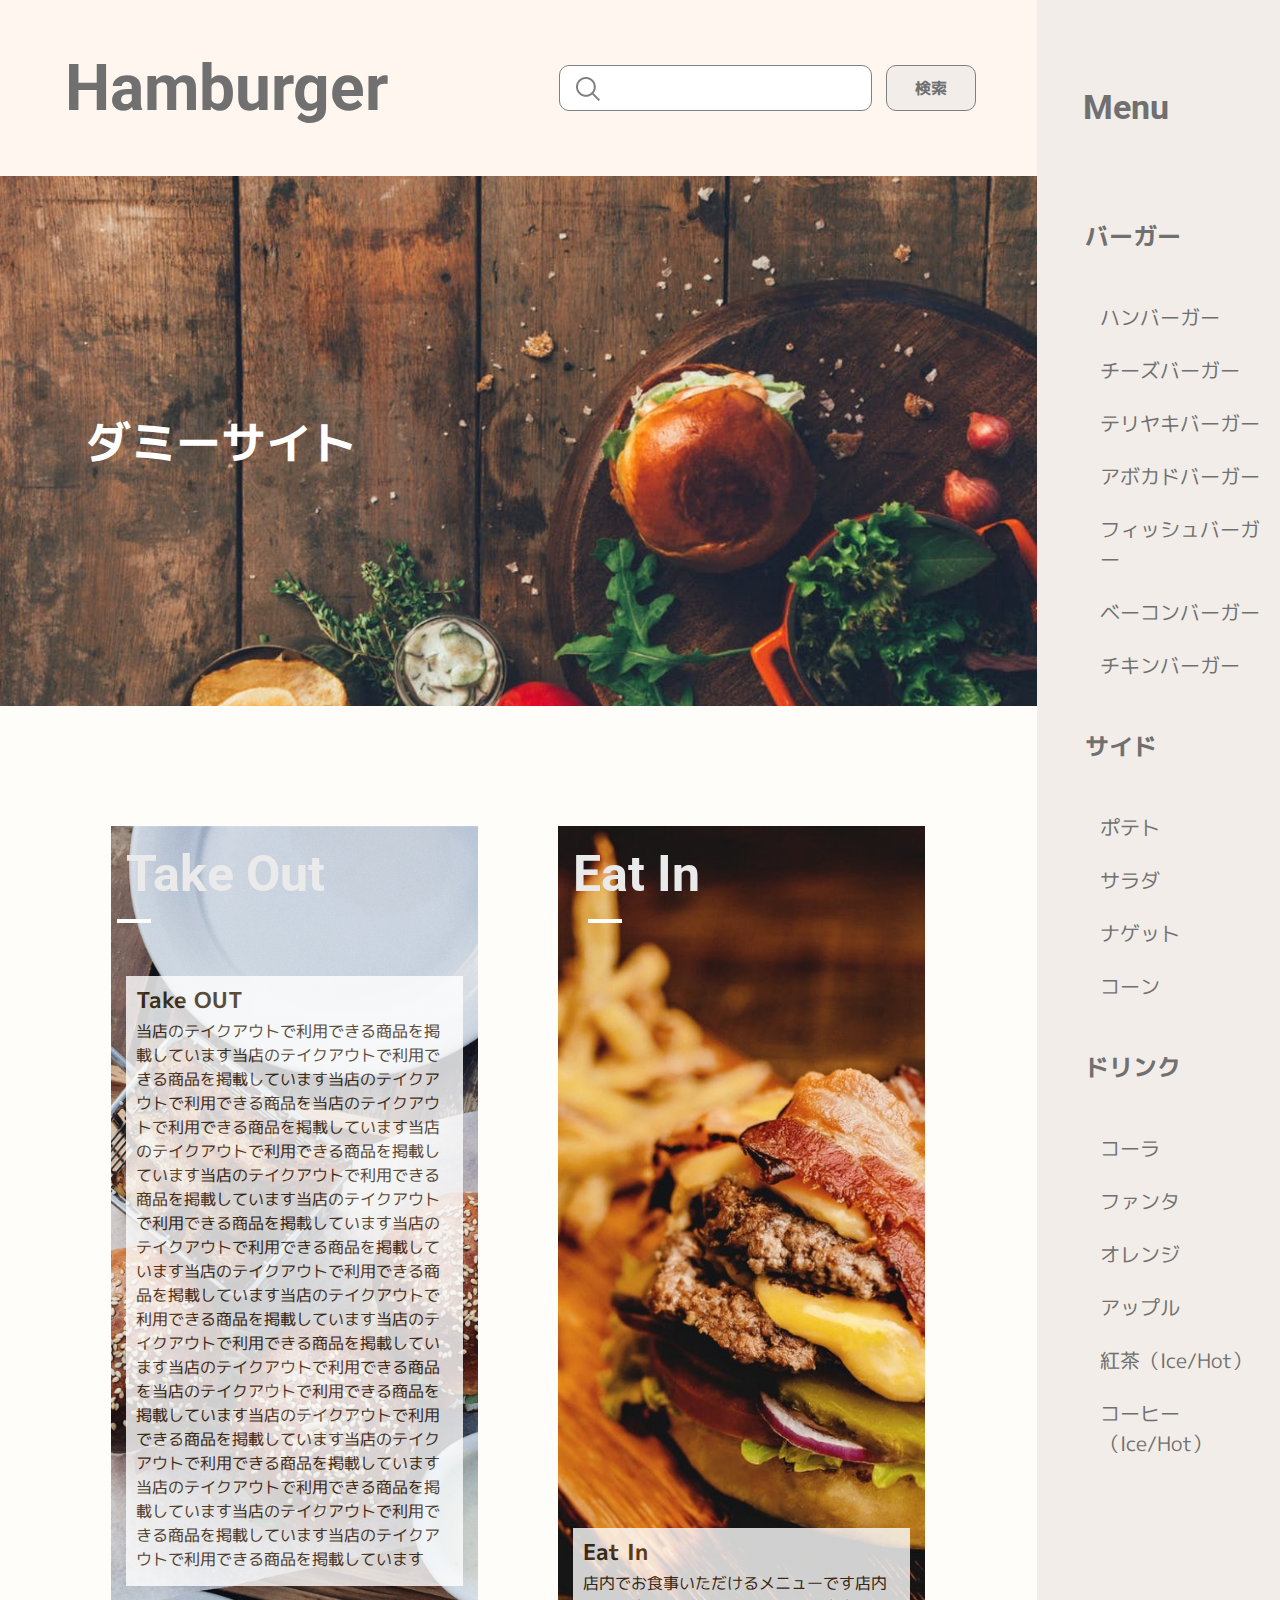
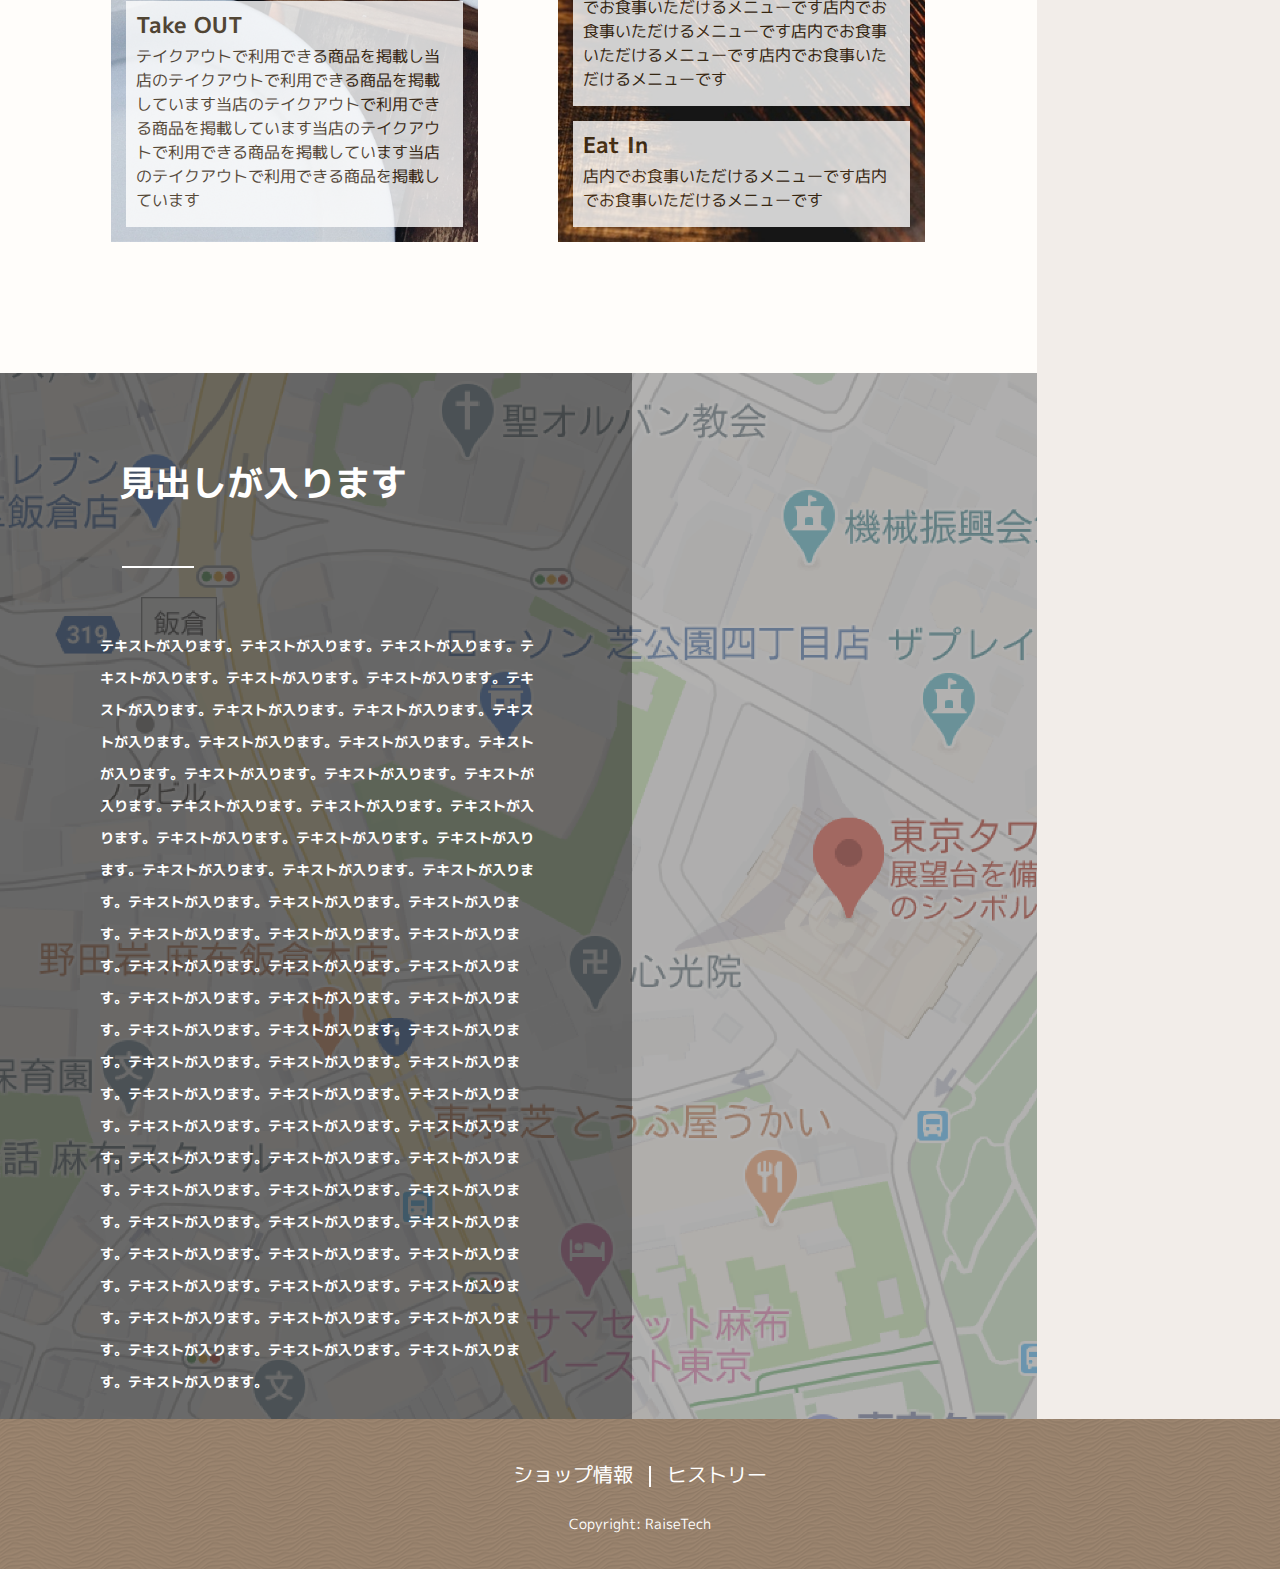
<file: index.html>
<!DOCTYPE html>
<html lang="ja">
<head>
    <meta charset="UTF-8">
    <meta http-equiv="X-UA-Compatible" content="IE=edge">
    <meta name="viewport" content="width=device-width, initial-scale=1.0">
    <link rel="preconnect" href="https://fonts.googleapis.com">
    <link rel="preconnect" href="https://fonts.googleapis.com">
    <link rel="preconnect" href="https://fonts.gstatic.com" crossorigin>
    <script src="./js/jquery-3.6.1.min.js"></script>
    <script src="./js/script.js"></script>
    <link href="https://fonts.googleapis.com/css2?family=Roboto:wght@700&display=swap" rel="stylesheet">
    <link href="https://fonts.googleapis.com/css2?family=M+PLUS+1p:wght@400;700&display=swap" rel="stylesheet">
    <title>Hamburger Site</title>
    <link rel="stylesheet" href="./css/reset.css">
    <link rel="stylesheet" href="./css/style.css">
    <link rel="stylesheet" href="https://cdnjs.cloudflare.com/ajax/libs/font-awesome/6.4.0/css/all.min.css" integrity="sha512-iecdLmaskl7CVkqkXNQ/ZH/XLlvWZOJyj7Yy7tcenmpD1ypASozpmT/E0iPtmFIB46ZmdtAc9eNBvH0H/ZpiBw==" crossorigin="anonymous" referrerpolicy="no-referrer" />
</head>
<body>
    <article class="wrapper u-background--overlay js-toggle">
        <header class="l-header c-background-color--base">
            <div class="l-header__top">
                <h1 class="l-header__top__logo c-font-color--base c-font-family--robot c-font-weight--bold">
                    Hamburger
                </h1>
                <h2 class="l-header__top__menu c-font-weight--bold c-font-family--robot">
                    <button class="c-button--menu js-button is-click">Menu</button> 
                    <!-- ハンバーガーボタン出現時のMenu -->
                </h2>
            </div>
            <div class="p-search--form">
                <form action="#" method="get" class="c-form-search">
                    <label for="#" class="screen-reader-text">検索</label>
                    <input type="search" class="c-form-search__keyword c-img--magnifying-glass" placeholder=" ">
                    <input type="submit" value="検索" class="c-form-search__submit c-font-family--mplus1 c-font-color--base c-font-weight--bold">
                </form>
            </div>
        </header>
        <article class="side-wrapper">
            <aside class="l-sidebar p-sideMenu">
                    <div class="l-sidebar__main p-sideMenu__main js-toggle">
                    <span class="menu-close js-button is-click"><i class="c-img--xmark"></i></span>
                    <h2 class="c-title--sidebar">Menu</h2>
                    <h3 class="c-title--sidebar__menu">バーガー</h3>
                    <ul class="c-text--sidebar">
                        <li>ハンバーガー</li>
                        <li>チーズバーガー</li>
                        <li>テリヤキバーガー</li>
                        <li>アボカドバーガー</li>
                        <li>フィッシュバーガー</li>
                        <li>ベーコンバーガー</li>
                        <li>チキンバーガー</li>
                    </ul>
                    <h3 class="c-title--sidebar__menu">サイド</h3>
                    <ul class="c-text--sidebar">
                        <li>ポテト</li>
                        <li>サラダ</li>
                        <li>ナゲット</li>
                        <li>コーン</li>
                    </ul>
                    <h3 class="c-title--sidebar__menu">ドリンク</h3>
                    <ul class="c-text--sidebar">
                        <li>コーラ</li>
                        <li>ファンタ</li>
                        <li>オレンジ</li>
                        <li>アップル</li>
                        <li>紅茶（Ice/Hot）</li>
                        <li>コーヒー（Ice/Hot）</li>
                    </ul>
                </div>
            </aside>
        </article>
        <main class="l-main">
            <article class="p-visual">
                <div class="p-visual--main">
                    <h2 class="c-title--main c-font-color--white c-font-family--mplus1 c-font-weight--bold">ダミーサイト</h2>
                </div>
            <ul class="p-visual--sub">
                <li>
                    <div class="p-visual--sub--takeOut">
                        <h2 class="c-title--sub c-font-color--ea c-font-family--robot c-font-weight--bold c-title--underline">Take Out</h2>
                        <div class="sub-section">
                            <dl class="p-visual--sub--sentence c-background-color--white">
                                <dt class="c-title--sentence c-font-color--3c c-font-family--mplus1 c-font-weight--bold">Take OUT</dt>
                                <dd class="c-text--sub c-font-weight--normal c-font-color--3c c-font-family--mplus1">
                                当店のテイクアウトで利用できる商品を掲載しています当店のテイクアウトで利用できる商品を掲載しています当店のテイクアウトで利用できる商品を当店のテイクアウトで利用できる商品を掲載しています当店のテイクアウトで利用できる商品を掲載しています当店のテイクアウトで利用できる商品を掲載しています当店のテイクアウトで利用できる商品を掲載しています当店のテイクアウトで利用できる商品を掲載しています当店のテイクアウトで利用できる商品を掲載しています当店のテイクアウトで利用できる商品を掲載しています当店のテイクアウトで利用できる商品を掲載しています当店のテイクアウトで利用できる商品を当店のテイクアウトで利用できる商品を掲載しています当店のテイクアウトで利用できる商品を掲載しています当店のテイクアウトで利用できる商品を掲載しています当店のテイクアウトで利用できる商品を掲載しています当店のテイクアウトで利用できる商品を掲載しています当店のテイクアウトで利用できる商品を掲載しています
                                </dd>
                            </dl>
                            <dl class="p-visual--sub--sentence c-background-color--white">
                                <dt class="c-title--sentence c-font-color--3c c-font-family--mplus1 c-font-weight--bold">Take OUT</dt>
                                <dd class="c-text--sub c-font-weight--normal c-font-color--3c c-font-family--mplus1">
                                テイクアウトで利用できる商品を掲載し当店のテイクアウトで利用できる商品を掲載しています当店のテイクアウトで利用できる商品を掲載しています当店のテイクアウトで利用できる商品を掲載しています当店のテイクアウトで利用できる商品を掲載しています
                                </dd>
                            </dl>
                        </div>
                    </div>
                </li>
                <li>
                    <div class="p-visual--sub--eatIn">
                        <h2 class="c-title--sub c-font-color--ea c-font-family--robot c-font-weight--bold c-title--underline">Eat In</h2>
                        <div class="sub-section">
                            <dl class="p-visual--sub--sentence c-background-color--white">
                                <dt class="c-title--sentence c-font-color--3c c-font-family--mplus1 c-font-weight--bold">Eat In</dt>
                                <dd class="c-text--sub c-font-weight--normal c-font-color--3c c-font-family--mplus1">
                                    店内でお食事いただけるメニューです店内でお食事いただけるメニューです店内でお食事いただけるメニューです店内でお食事いただけるメニューです店内でお食事いただけるメニューです
                                </dd>
                            </dl>
                            <dl class="p-visual--sub--sentence c-background-color--white">
                                <dt class="c-title--sentence c-font-color--3c c-font-family--mplus1 c-font-weight--bold">Eat In</dt>
                                <dd class="c-text--sub c-font-weight--normal c-font-color--3c c-font-family--mplus1">
                                    店内でお食事いただけるメニューです店内でお食事いただけるメニューです</dd>
                            </dl>
                        </div>
                    </div>
                </li>
            </ul>
            </article>
            <section class="p-access">
                <div class="p-access--map c-background--map c-background--overlay">
                    <h2 class="c-title--access c-font-family--mplus1 c-font-weight--bold c-title--underline">見出しが入ります
                    </h2>
                    <p class="c-text--access c-font-weight--bold c-font-family--mplus1">
                        テキストが入ります。テキストが入ります。テキストが入ります。テキストが入ります。テキストが入ります。テキストが入ります。テキストが入ります。テキストが入ります。テキストが入ります。テキストが入ります。テキストが入ります。テキストが入ります。テキストが入ります。テキストが入ります。テキストが入ります。テキストが入ります。テキストが入ります。テキストが入ります。テキストが入ります。テキストが入ります。テキストが入ります。テキストが入ります。テキストが入ります。テキストが入ります。テキストが入ります。テキストが入ります。テキストが入ります。テキストが入ります。テキストが入ります。テキストが入ります。テキストが入ります。テキストが入ります。テキストが入ります。テキストが入ります。テキストが入ります。テキストが入ります。テキストが入ります。テキストが入ります。テキストが入ります。テキストが入ります。テキストが入ります。テキストが入ります。テキストが入ります。テキストが入ります。テキストが入ります。テキストが入ります。テキストが入ります。テキストが入ります。テキストが入ります。テキストが入ります。テキストが入ります。テキストが入ります。テキストが入ります。テキストが入ります。テキストが入ります。テキストが入ります。テキストが入ります。テキストが入ります。テキストが入ります。テキストが入ります。テキストが入ります。テキストが入ります。テキストが入ります。テキストが入ります。テキストが入ります。テキストが入ります。テキストが入ります。テキストが入ります。テキストが入ります。テキストが入ります。テキストが入ります。
                    </p>
                </div>
            </section>
        </main>
        <footer class="l-footer c-background--footer">
            <ul class="l-footer--menu c-title--footer c-font-family--mplus1">
                <li class="c-title--vertical-line">ショップ情報</li>
                <li>ヒストリー</li>
            </ul>
            <small class="c-text--copy-right c-font-family--mplus1 c-font-weight--normal">Copyright: RaiseTech</small>
        </footer>
        </main>
    </article>
</body>
</html>
</file>
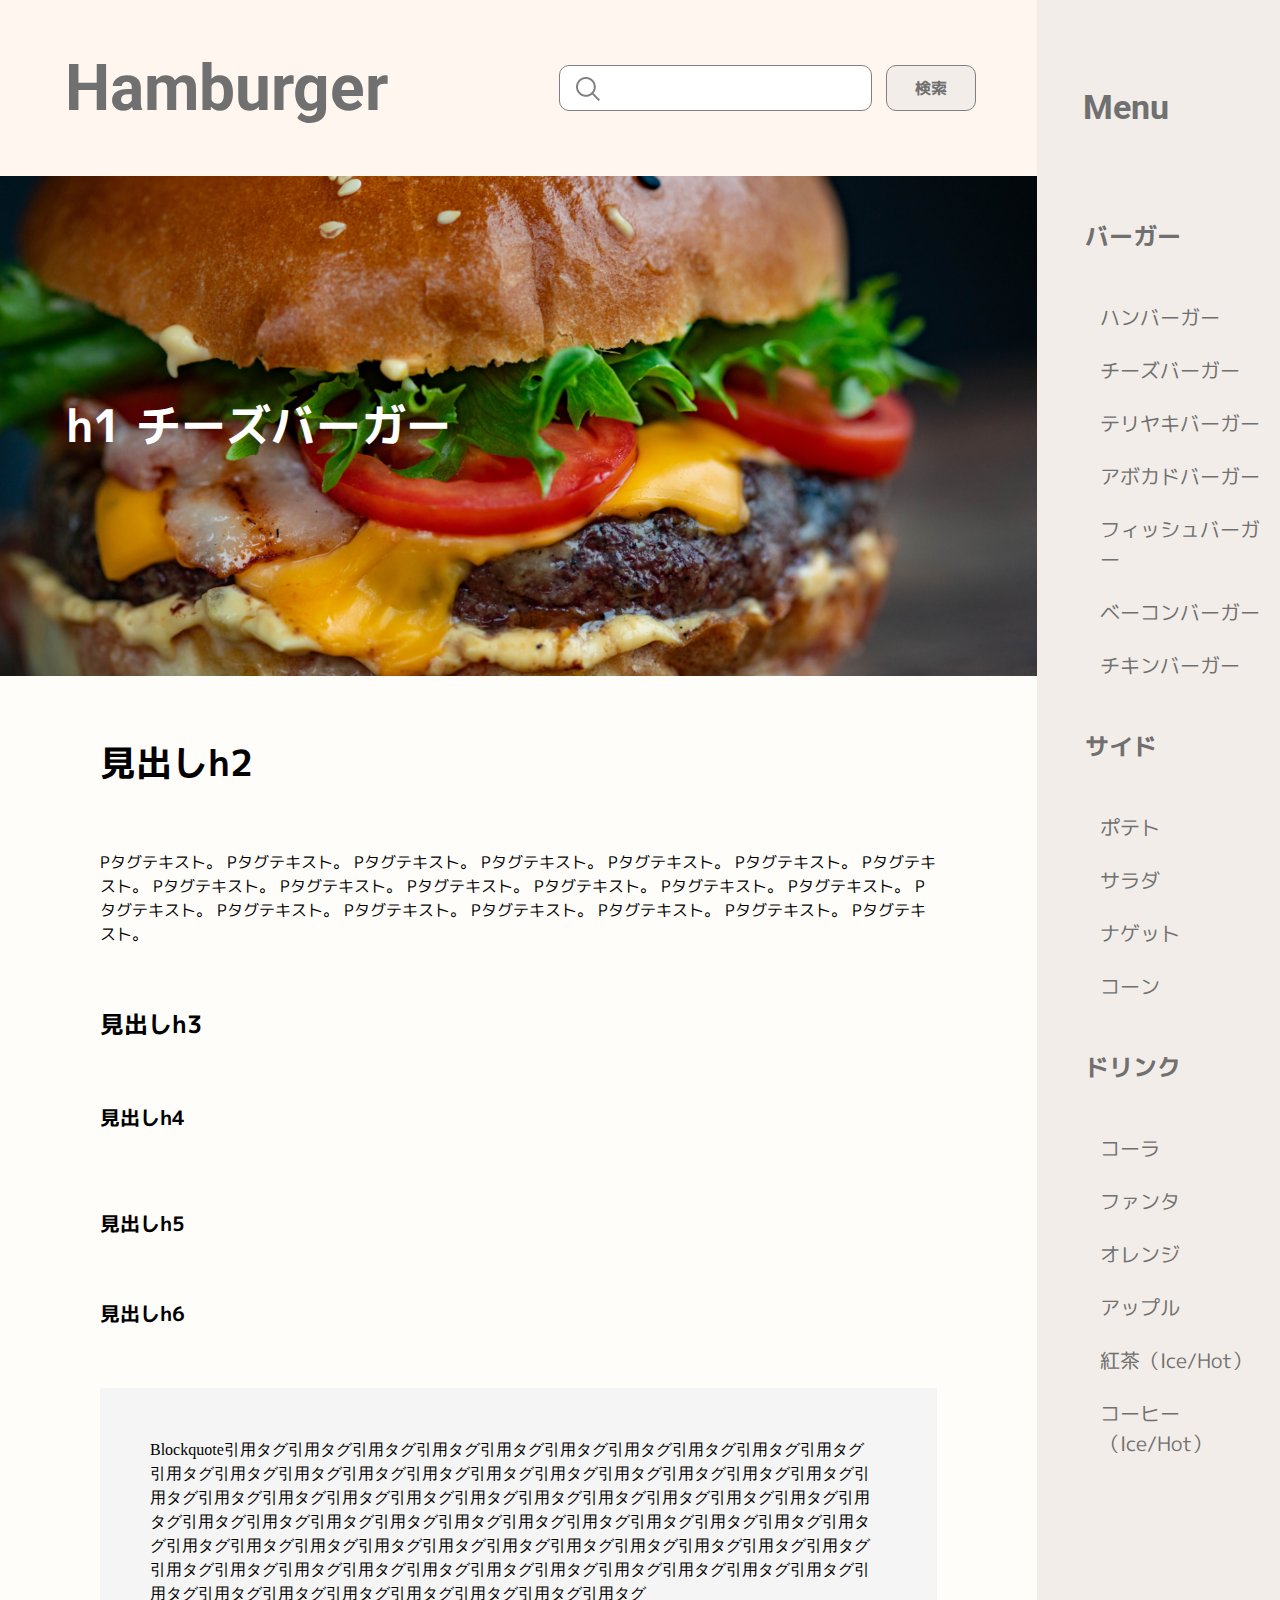
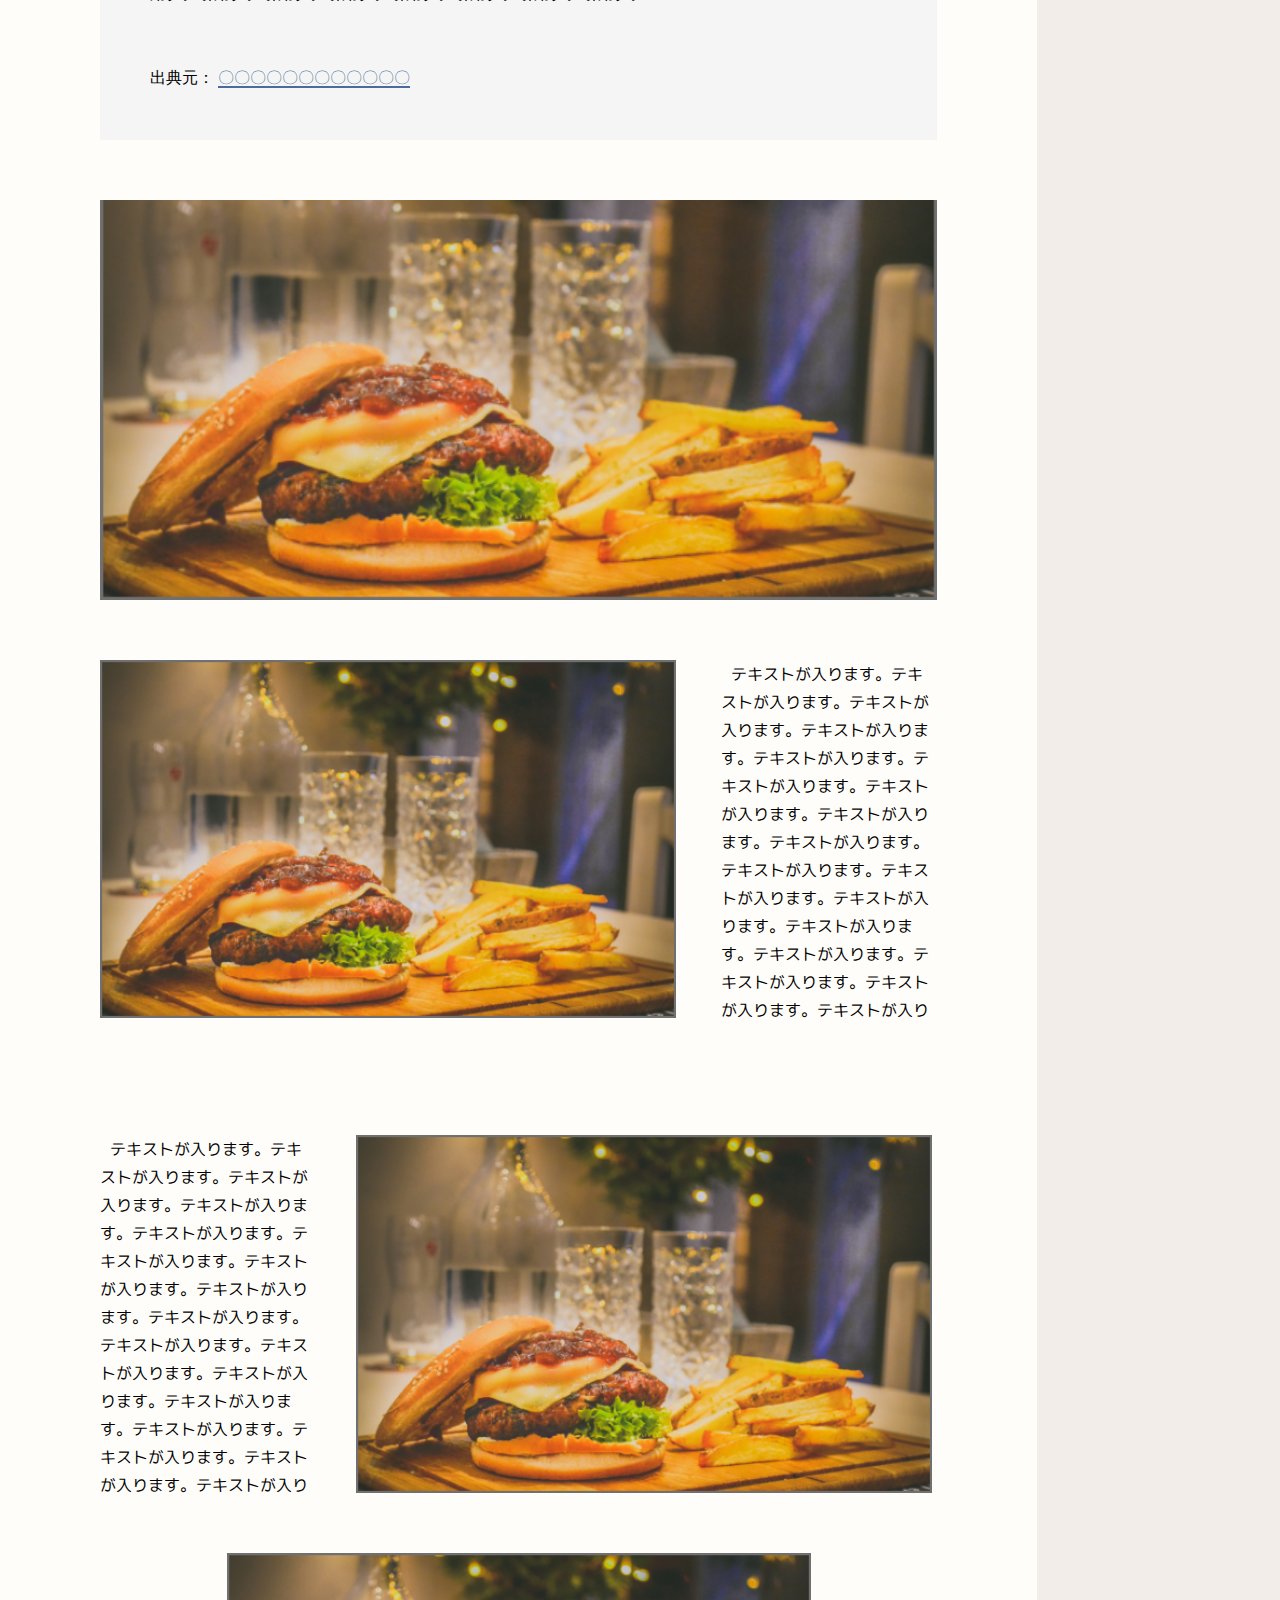
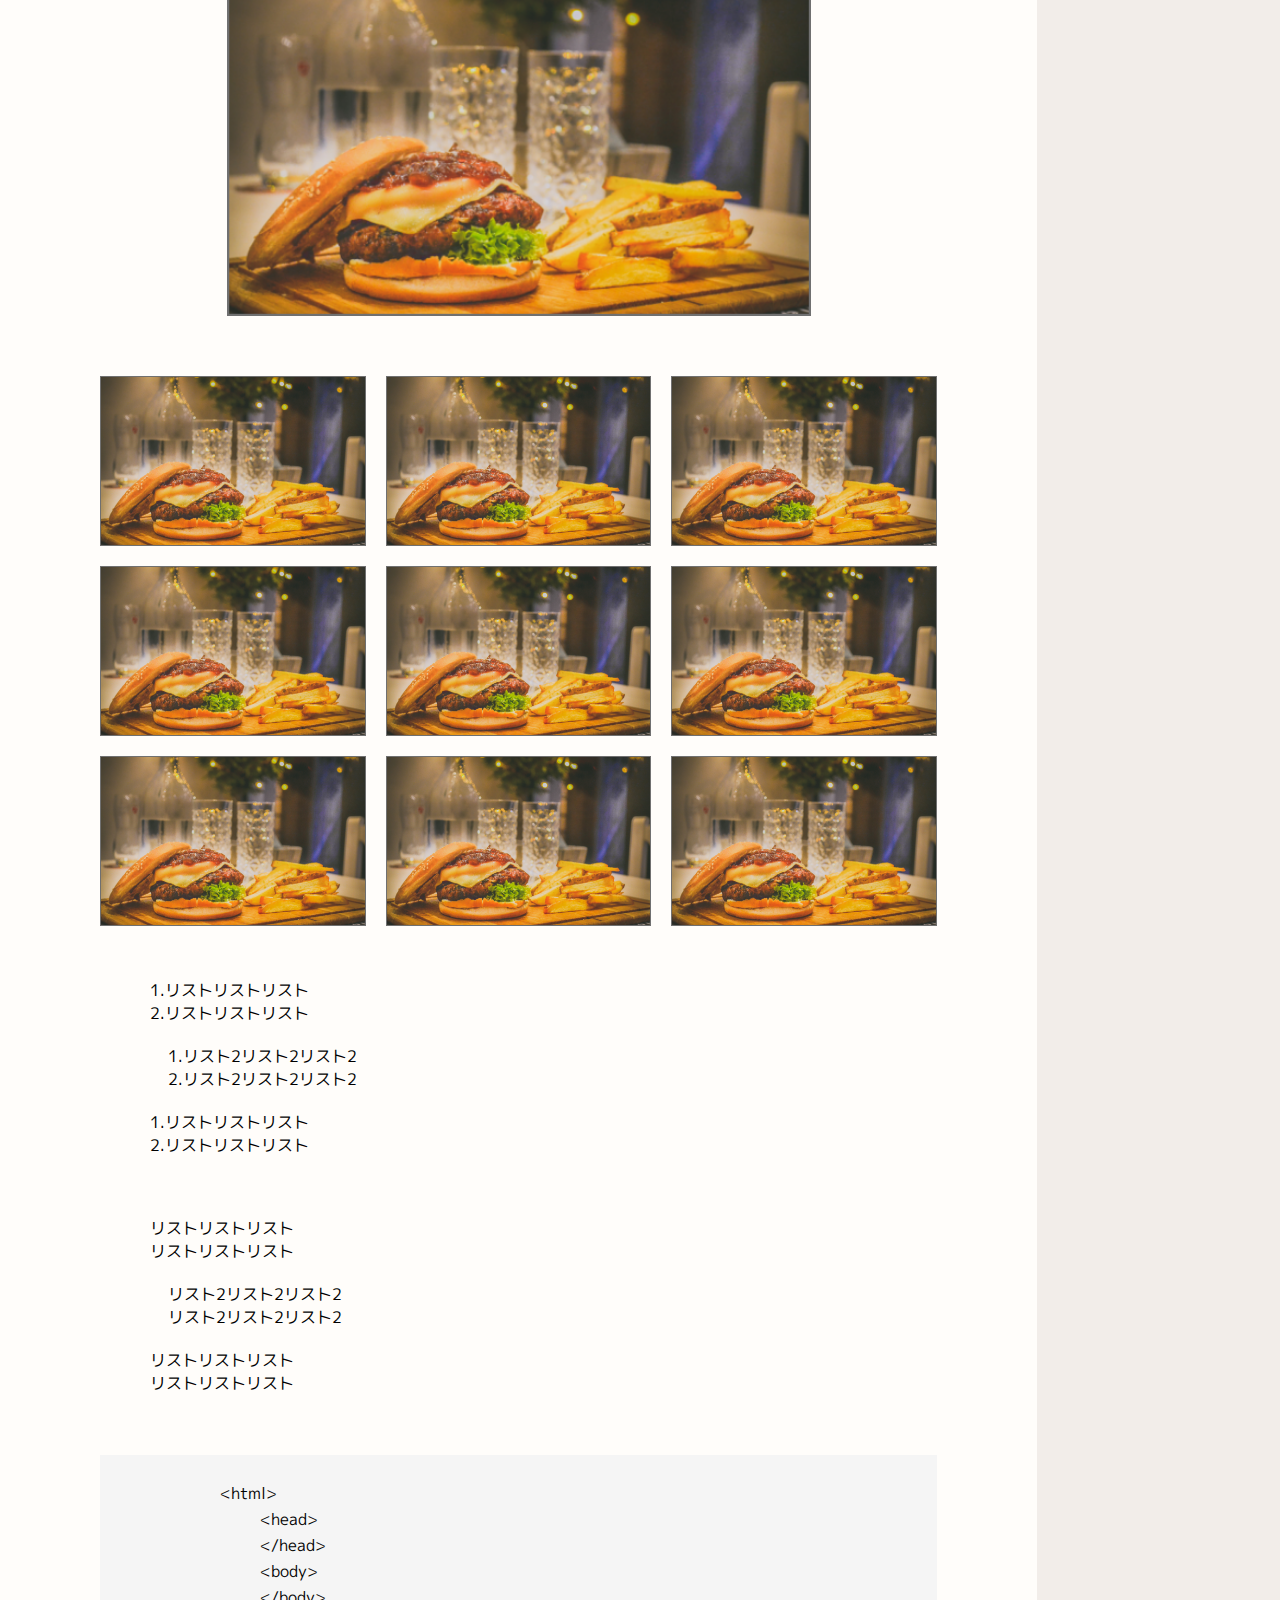
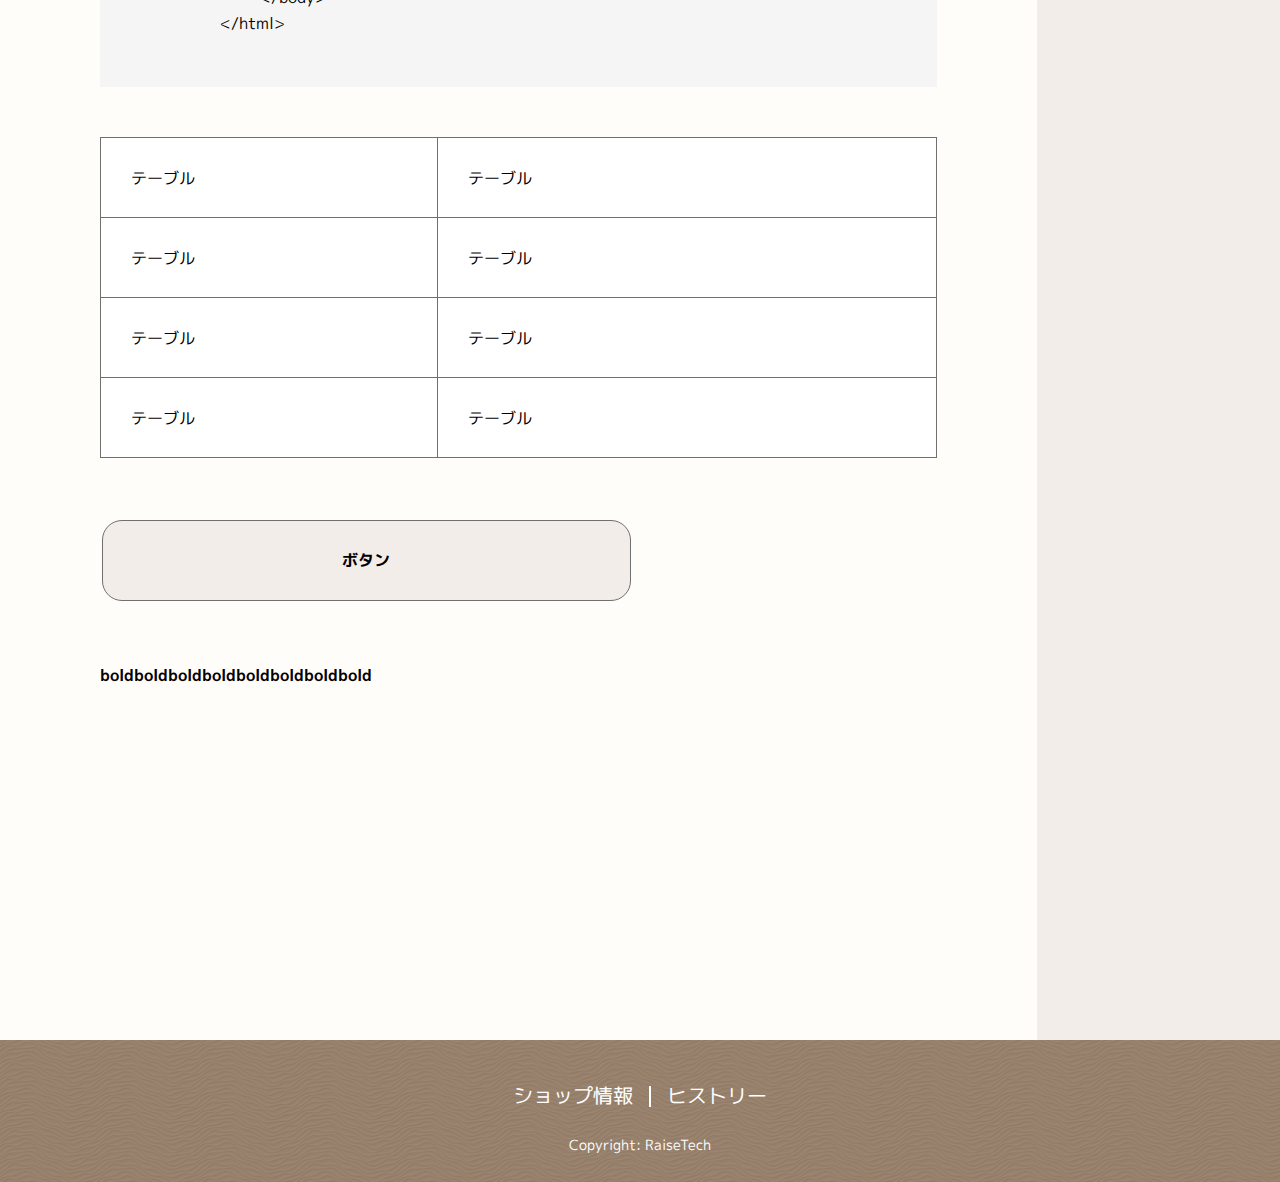
<file: single.html>
<!DOCTYPE html>
<html lang="ja">
<head>
    <meta charset="UTF-8">
    <meta http-equiv="X-UA-Compatible" content="IE=edge">
    <meta name="viewport" content="width=device-width, initial-scale=1.0">
    <link rel="preconnect" href="https://fonts.googleapis.com">
    <link rel="preconnect" href="https://fonts.googleapis.com">
    <link rel="preconnect" href="https://fonts.gstatic.com" crossorigin>
    <script src="./js/jquery-3.6.1.min.js"></script>
    <script src="./js/script.js"></script>
    <link href="https://fonts.googleapis.com/css2?family=Roboto:wght@700&display=swap" rel="stylesheet">
    <link href="https://fonts.googleapis.com/css2?family=M+PLUS+1p:wght@400;700&display=swap" rel="stylesheet">
    <title>Hamburger Site</title>
    <link rel="stylesheet" href="./css/reset.css">
    <link rel="stylesheet" href="./css/style.css">
    <link rel="stylesheet" href="https://cdnjs.cloudflare.com/ajax/libs/font-awesome/6.4.0/css/all.min.css" integrity="sha512-iecdLmaskl7CVkqkXNQ/ZH/XLlvWZOJyj7Yy7tcenmpD1ypASozpmT/E0iPtmFIB46ZmdtAc9eNBvH0H/ZpiBw==" crossorigin="anonymous" referrerpolicy="no-referrer" />
</head>
<body>
    <article class="wrapper u-background--overlay js-toggle">
        <header class="l-header c-background-color--base">
            <div class="l-header__top">
                <h1 class="l-header__top__logo c-font-color--base c-font-family--robot c-font-weight--bold">
                    Hamburger
                </h1>
                <h2 class="l-header__top__menu c-font-weight--bold c-font-family--robot">
                    <button class="c-button--menu js-button is-click">Menu</button> 
                    <!-- ハンバーガーボタン出現時のMenu -->
                </h2>
            </div>
            <div class="p-search--form">
                <form action="#" method="get" class="c-form-search">
                    <label for="#" class="screen-reader-text">検索</label>
                    <input type="search" class="c-form-search__keyword c-img--magnifying-glass" placeholder=" ">
                    <input type="submit" value="検索" class="c-form-search__submit c-font-family--mplus1 c-font-color--base c-font-weight--bold">
                </form>
            </div>
        </header>
        <article class="side-wrapper">
            <aside class="l-sidebar p-sideMenu">
                    <div class="l-sidebar__main p-sideMenu__main js-toggle">
                    <span class="menu-close js-button is-click"><i class="c-img--xmark"></i></span>
                    <h2 class="c-title--sidebar">Menu</h2>
                    <h3 class="c-title--sidebar__menu">バーガー</h3>
                    <ul class="c-text--sidebar">
                        <li>ハンバーガー</li>
                        <li>チーズバーガー</li>
                        <li>テリヤキバーガー</li>
                        <li>アボカドバーガー</li>
                        <li>フィッシュバーガー</li>
                        <li>ベーコンバーガー</li>
                        <li>チキンバーガー</li>
                    </ul>
                    <h3 class="c-title--sidebar__menu">サイド</h3>
                    <ul class="c-text--sidebar">
                        <li>ポテト</li>
                        <li>サラダ</li>
                        <li>ナゲット</li>
                        <li>コーン</li>
                    </ul>
                    <h3 class="c-title--sidebar__menu">ドリンク</h3>
                    <ul class="c-text--sidebar">
                        <li>コーラ</li>
                        <li>ファンタ</li>
                        <li>オレンジ</li>
                        <li>アップル</li>
                        <li>紅茶（Ice/Hot）</li>
                        <li>コーヒー（Ice/Hot）</li>
                    </ul>
                </div>
            </aside>
        </article>
        <main class="l-main">
            <article class="p-visual__single">
                <section class="p-visual__single--main">
                    <h2 class="c-title--main c-font-color--white c-font-family--mplus1 c-font-weight--bold"> h1 チーズバーガー</h2>
                </section>
                <section class="p-visual__single--sentence">
                    <h2 class="c-title__single--h2">見出しh2</h2>
                        <p class="c-text--single c-font-family--mplus1">
                            Pタグテキスト。
                            Pタグテキスト。
                            Pタグテキスト。
                            Pタグテキスト。
                            Pタグテキスト。
                            Pタグテキスト。
                            Pタグテキスト。
                            Pタグテキスト。
                            Pタグテキスト。
                            Pタグテキスト。
                            Pタグテキスト。
                            Pタグテキスト。
                            Pタグテキスト。
                            Pタグテキスト。
                            Pタグテキスト。
                            Pタグテキスト。
                            Pタグテキスト。
                            Pタグテキスト。 
                            Pタグテキスト。
                            Pタグテキスト。
                        </p>
                    <h3 class="c-title__single--h3">見出しh3</h3>
                    <h4 class="c-title__single--h4">見出しh4</h4>
                    <h5 class="c-title__single--h5">見出しh5</h5>
                    <h6 class="c-title__single--h6">見出しh6</h6>
                    <blockquote class="quotation--single">
                        <p class="c-text--blockquote">Blockquote引用タグ引用タグ引用タグ引用タグ引用タグ引用タグ引用タグ引用タグ引用タグ引用タグ引用タグ引用タグ引用タグ引用タグ引用タグ引用タグ引用タグ引用タグ引用タグ引用タグ引用タグ引用タグ引用タグ引用タグ引用タグ引用タグ引用タグ引用タグ引用タグ引用タグ引用タグ引用タグ引用タグ引用タグ引用タグ引用タグ引用タグ引用タグ引用タグ引用タグ引用タグ引用タグ引用タグ引用タグ引用タグ引用タグ引用タグ引用タグ引用タグ引用タグ引用タグ引用タグ引用タグ引用タグ引用タグ引用タグ引用タグ引用タグ引用タグ引用タグ引用タグ引用タグ引用タグ引用タグ引用タグ引用タグ引用タグ引用タグ引用タグ引用タグ引用タグ引用タグ引用タグ引用タグ</p>
                    <cite class="citation--single">
                        出典元： <a class="citation-link" href="#">〇〇〇〇〇〇〇〇〇〇〇〇</a>
                    </cite>
                    </blockquote>
                </section>
                <section class="p-visual__single--sub">
                    <div class="first-block">
                        <img class="first-block__top--img" src="/images/single/img_single.png" alt="チーズバーガーの画像">
                    <figure class="first-block__middle01">
                        <img class="first-block__middle01--img" src="/images/single/img_single.png" alt="チーズバーガーの画像">
                    <figcaption class="first-block__middle01--text">
                        <p class="c-text--single-sub">テキストが入ります。テキストが入ります。テキストが入ります。テキストが入ります。テキストが入ります。テキストが入ります。テキストが入ります。テキストが入ります。テキストが入ります。テキストが入ります。テキストが入ります。テキストが入ります。テキストが入ります。テキストが入ります。テキストが入ります。テキストが入ります。テキストが入ります。テキストが入ります。テキストが入ります。テキストが入ります。テキストが入ります。テキストが入ります。テキストが入ります。テキストが入ります。テキストが入ります。テキストが入ります。テキストが入ります。テキストが入ります。</p>
                    </figcaption>
                    </figure>
                    <figure class="first-block__middle02">
                        <figcaption class="first-block__middle02--text">
                            <p class="c-text--single-sub">テキストが入ります。テキストが入ります。テキストが入ります。テキストが入ります。テキストが入ります。テキストが入ります。テキストが入ります。テキストが入ります。テキストが入ります。テキストが入ります。テキストが入ります。テキストが入ります。テキストが入ります。テキストが入ります。テキストが入ります。テキストが入ります。テキストが入ります。テキストが入ります。テキストが入ります。</p>
                        </figcaption>
                        <img class="first-block__middle02--img" src="/images/single/img_single.png" alt="チーズバーガーの画像">
                    </figure>
                    <figure class="first-block__bottom">
                        <img class="first-block__bottom--img" src="/images/single/img_single.png" alt="チーズバーガーの画像">
                    </figure>
                    </div>
                    <div class="second-block">
                        <img class="second-block--img" src="/images/single/img_single.png" alt="チーズバーガーの画像">
                        <img class="second-block--img" src="/images/single/img_single.png" alt="チーズバーガーの画像">
                        <img class="second-block--img" src="/images/single/img_single.png" alt="チーズバーガーの画像">
                        <img class="second-block--img" src="/images/single/img_single.png" alt="チーズバーガーの画像">
                        <img class="second-block--img" src="/images/single/img_single.png" alt="チーズバーガーの画像">
                        <img class="second-block--img" src="/images/single/img_single.png" alt="チーズバーガーの画像">
                        <img class="second-block--img" src="/images/single/img_single.png" alt="チーズバーガーの画像">
                        <img class="second-block--img" src="/images/single/img_single.png" alt="チーズバーガーの画像">
                        <img class="second-block--img" src="/images/single/img_single.png" alt="チーズバーガーの画像">
                    </div>
                </section>
                <section class="p-visual__single--list">
                    <ul class="list-group--01">
                        <li>1.リストリストリスト</li>
                        <li>2.リストリストリスト</li>
                    </ul>
                    <ul class="list-group--02">
                        <li>1.リスト2リスト2リスト2</li>
                        <li>2.リスト2リスト2リスト2</li>
                    </ul>
                    <ul class="list-group--03">
                        <li>1.リストリストリスト</li>
                        <li>2.リストリストリスト</li>
                    </ul>
                    <ul class="list-group--04">
                        <li>リストリストリスト</li>
                        <li>リストリストリスト</li>
                    </ul>
                    <ul class="list-group--05">
                        <li>リスト2リスト2リスト2</li>
                        <li>リスト2リスト2リスト2</li>
                    </ul>
                    <ul class="list-group--06">
                        <li>リストリストリスト</li>
                        <li>リストリストリスト</li>
                    </ul>
                </section>
                <section class="p-visual__single--code">
                    <pre>
                        <code>
                        &lt;html&gt;
                                &lt;head&gt;
                                &lt;/head&gt;
                                &lt;body&gt;
                                &lt;/body&gt;
                        &lt;/html&gt;
                        </code>
                    </pre>
                </section>
                <section class="p-visual__single--table">
                    <table class="c-text--base">
                    <tr>
                        <td>テーブル</td>
                        <td>テーブル</td>
                    </tr>
                    <tr>
                        <td>テーブル</td>
                        <td>テーブル</td>
                    </tr>
                    <tr>
                        <td>テーブル</td>
                        <td>テーブル</td>
                    </tr>
                    <tr>
                        <td>テーブル</td>
                        <td>テーブル</td>
                    </tr>
                    </table>
                </section>
                <div class="p-visual__single--button">
                    <input type="button" value="ボタン" class="c-button--single">
                </div>
                <div class="p-visual__single--bold">
                <p>boldboldboldboldboldboldboldbold</p>
                </div>
            </article>
        </main>
        <footer class="l-footer c-background--footer">
            <ul class="l-footer--menu c-title--footer c-font-family--mplus1">
                <li class="c-title--vertical-line">ショップ情報</li>
                <li>ヒストリー</li>
            </ul>
            <small class="c-text--copy-right c-font-family--mplus1 c-font-weight--normal">Copyright: RaiseTech</small>
        </footer>
        </main>
    </article>
</body>
</html>
</file>
<file: css/style.css>
@charset "UTF-8";
*,
*:before,
*:after {
  box-sizing: border-box;
}

body {
  font-feature-settings: "palt";
  -webkit-text-size-adjust: 100%;
  -moz-text-size-adjust: 100%;
       text-size-adjust: 100%;
  font-size: 100%;
  font-size: 16px;
  height: 100%;
  width: 100%;
}

img {
  max-width: 100%;
}

li {
  list-style: none;
}

ul {
  -webkit-padding-start: 0px;
          padding-inline-start: 0px;
  -webkit-margin-before: 0em;
          margin-block-start: 0em;
  -webkit-margin-after: 0em;
          margin-block-end: 0em;
  list-style-type: none;
}

input {
  position: relative;
  border: 1px solid gray;
  border-radius: 0px;
  padding: 10px;
  font-size: 100%;
  margin: 2px;
}

article {
  display: block;
}

.wrapper {
  width: 100%;
  height: 100%;
}
@media screen and (min-width: 1025px) {
  .wrapper {
    width: 81%;
    display: grid;
    grid-template-rows: 11rem auto 9.375rem;
    grid-template-columns: 81vw 1fr;
    grid-template-areas: " header sidebar " " main sidebar " " footer footer ";
  }
}

.l-header__top {
  display: flex;
}

.c-background--overlay::after {
  position: absolute;
  top: 0;
  width: 100%;
  height: 0;
  background-color: rgba(0, 0, 0, 0.3);
}

*,
*::before,
*::after {
  box-sizing: border-box;
}

body,
h1,
h2,
h3,
h4,
p,
figure,
blockquote,
dl,
dd {
  margin: 0;
}

ul[role=list],
ol[role=list] {
  list-style: none;
}

html:focus-within {
  scroll-behavior: smooth;
}

body {
  min-height: 100vh;
  text-rendering: optimizeSpeed;
  line-height: 1.5;
}

a:not([class]) {
  -webkit-text-decoration-skip: ink;
          text-decoration-skip-ink: auto;
}

img,
picture {
  max-width: 100%;
  display: block;
}

input,
button,
textarea,
select {
  font: inherit;
}

@media (prefers-reduced-motion: reduce) {
  html:focus-within {
    scroll-behavior: auto;
  }
  *,
*::before,
*::after {
    -webkit-animation-duration: 0.01ms !important;
            animation-duration: 0.01ms !important;
    -webkit-animation-iteration-count: 1 !important;
            animation-iteration-count: 1 !important;
    transition-duration: 0.01ms !important;
    scroll-behavior: auto !important;
  }
}
button {
  -webkit-appearance: none; /* 1 */
  -moz-appearance: none;
       appearance: none;
  vertical-align: middle;
  color: inherit;
  font: inherit;
  background: transparent;
  padding: 0;
  margin: 0;
  border: 0;
  text-align: inherit;
  text-transform: inherit; /* 2 */
}

figure {
  list-style-type: none;
  -webkit-margin-before: 0em;
          margin-block-start: 0em;
  -webkit-margin-after: 0em;
          margin-block-end: 0em;
  -webkit-padding-start: 0px;
          padding-inline-start: 0px;
  -webkit-padding-end: 0px;
          padding-inline-end: 0px;
  -webkit-margin-start: 0px;
          margin-inline-start: 0px;
  -webkit-margin-end: 0px;
          margin-inline-end: 0px;
}

a:-webkit-any-link {
  text-decoration: none;
}

a {
  color: inherit;
}

pre {
  margin: 0;
}

.l-header {
  width: 100%;
  height: auto;
  grid-area: header;
}
@media screen and (min-width: 1025px) {
  .l-header {
    display: flex;
    justify-content: space-between;
    align-items: center;
    height: auto;
  }
}

.l-header__top__logo {
  font-size: 40px;
  color: #707070;
  margin: 40px 0px 38px auto;
}
@media screen and (min-width: 600px) {
  .l-header__top__logo {
    margin-left: auto;
  }
}
@media screen and (min-width: 1025px) {
  .l-header__top__logo {
    font-size: 52px;
    margin-left: 20%;
  }
}
@media (min-width: 1280px) {
  .l-header__top__logo {
    font-size: 64px;
  }
}

.l-header__top__menu {
  margin-top: 14px;
  margin-right: 16px;
  margin-left: auto;
}
@media screen and (min-width: 1025px) {
  .l-header__top__menu {
    display: none;
  }
}

.l-header__top__menu .c-button--menu {
  font-size: 20px;
}
@media (min-width: 520px) {
  .l-header__top__menu .c-button--menu {
    font-size: 34px;
  }
}

.l-main .p-visual--sub--eatIn .c-title--sub {
  margin-left: 15px;
  padding-top: 11px;
  margin-bottom: auto;
}

.side-wrapper {
  width: auto;
  height: auto;
  display: flex;
  position: absolute;
  top: 0;
  left: 100%;
  grid-area: sidebar;
}
@media screen and (min-width: 1025px) {
  .side-wrapper {
    left: 81%;
    position: inherit;
  }
}

.side-wrapper .p-sideMenu {
  display: flex;
  justify-content: flex-end;
  height: 100vh;
}
@media screen and (min-width: 1025px) {
  .side-wrapper .p-sideMenu {
    height: auto;
  }
}

.side-wrapper .p-sideMenu__main {
  width: 0;
  height: 100%;
  overflow: scroll;
  background: linear-gradient(to right, rgba(95, 93, 91, 0) 0%, rgba(95, 93, 91, 0) 12.5%, #f2ede9 12.5%, #f2ede9 100%);
}
@media screen and (min-width: 768px) {
  .side-wrapper .p-sideMenu__main {
    width: 0;
    background: linear-gradient(to right, rgba(95, 93, 91, 0) 0%, rgba(95, 93, 91, 0) 56%, #f2ede9 56%, #f2ede9 100%);
  }
}
@media screen and (min-width: 1025px) {
  .side-wrapper .p-sideMenu__main {
    width: 19vw;
    background: inherit;
    overflow-x: hidden;
    overflow-y: scroll;
    background-color: #f2ede9;
    transition-duration: 0s;
  }
}

.side-wrapper .p-sideMenu__main .c-title--sidebar__menu:first-of-type {
  margin-top: 212px;
}
@media screen and (min-width: 1025px) {
  .side-wrapper .p-sideMenu__main .c-title--sidebar__menu:first-of-type {
    margin-top: 5.3125rem;
  }
}

.side-wrapper .p-sideMenu__main .c-text--sidebar {
  margin: 40px 22px auto 21.5%;
}
@media screen and (min-width: 768px) {
  .side-wrapper .p-sideMenu__main .c-text--sidebar {
    margin: 3rem 0 0 63%;
  }
}
@media screen and (min-width: 1025px) {
  .side-wrapper .p-sideMenu__main .c-text--sidebar {
    margin: 3rem 0 0 26%;
  }
}

.side-wrapper .p-sideMenu__main .c-title--sidebar__menu {
  margin: 3rem 0 0 20%;
}

.side-wrapper .p-sideMenu .c-img--xmark::before {
  display: inline-block;
  color: #707070;
  margin-top: 25px;
  margin-right: 17px;
  font-size: 2.5rem;
  -webkit-text-stroke-width: 2px;
  -webkit-font-smoothing: antialiased;
  -webkit-text-stroke-color: #f2ede9;
}
@media screen and (min-width: 1025px) {
  .side-wrapper .p-sideMenu .c-img--xmark::before {
    display: none;
  }
}

.side-wrapper .p-sideMenu__main.is-open {
  width: 100vw;
  transition: 0.5s;
}

.side-wrapper .p-sideMenu .menu-close {
  display: flex;
  justify-content: flex-end;
  line-height: normal;
}

.l-main {
  height: auto;
  background-color: #fffdfa;
  grid-area: main;
}

.l-main .p-visual--sub {
  width: 100%;
  list-style: none;
  grid-area: mainMiddle/mainMiddle/mainMiddle/mainMiddle;
}

.l-main .p-visual--main .c-title--main {
  padding: 119px 134px 115px 25px;
}
@media screen and (min-width: 1025px) {
  .l-main .p-visual--main .c-title--main {
    padding-left: 86px;
  }
}

.l-main .p-visual--main {
  grid-area: mainTop;
}

.c-text--sub {
  margin: 3px 10px 15px;
}

.l-main .p-visual--sub--sentence {
  margin-bottom: 15px;
}

.l-main .p-visual--sub--eatIn {
  position: relative;
}

.l-main .p-visual--sub--eatIn .sub-section {
  margin: 0 15px;
  display: flex;
  flex-direction: column;
}

.l-main .p-visual--sub--eatIn .sub-section .c-title--sentence {
  padding-top: 7px;
  padding-left: 10px;
}

.l-main .p-visual--sub--eatIn .sub-section .c-text--sub {
  margin: 3px 11px 15px 10px;
}

.l-main .p-visual--sub--takeOut {
  position: relative;
}

.l-main .p-visual--sub--takeOut .c-title--sub {
  margin-left: 15px;
  padding-top: 11px;
  margin-bottom: auto;
}

.l-main .p-visual--sub--takeOut .sub-section {
  display: flex;
  flex-direction: column;
  margin: 0px 15px;
}

.l-main .p-access {
  position: relative;
  grid-area: mainBottom;
}
@media screen and (max-width: 767px) {
  .l-main .p-access {
    margin-top: -90px;
  }
}

.l-main .p-visual__archive--main {
  grid-area: mainTop/mainTop/mainTop/mainTop;
}

.l-main .p_visual__archive--main .c-title--main {
  padding: 119px 134px 115px 25px;
}
@media screen and (min-width: 600px) {
  .l-main .p_visual__archive--main .c-title--main {
    padding-top: 102px;
    padding-bottom: 102px;
  }
}
@media screen and (min-width: 768px) {
  .l-main .p_visual__archive--main .c-title--main {
    padding-left: 86px;
  }
}

.l-main .p-visual__single--main .c-title--main, .l-main .p-visual__page--main .c-title--main {
  padding: 91px 39px 91px 26px;
}
@media screen and (min-width: 600px) {
  .l-main .p-visual__single--main .c-title--main, .l-main .p-visual__page--main .c-title--main {
    margin-left: 40px;
  }
}

.l-footer {
  text-align: center;
  grid-area: footer;
}

.c-background--footer {
  height: 9.375rem;
}

.l-footer--menu {
  display: flex;
  justify-content: center;
  padding-top: 40px;
  margin-bottom: auto;
}

.l-footer--menu .c-title--vertical-line::after {
  width: 0.09375rem;
  height: 70%;
  margin: 0 1rem;
  position: relative;
  top: 15%;
}

.l-footer .c-text--copy-right {
  display: inline-block;
  margin-top: 1.5rem;
}

.c-background-color--base {
  background-color: #fff7ef;
}

.c-background-color--white {
  background-color: #fff;
}

.c-background--map {
  background-image: url(/images/front/google-map-full.png);
  background-repeat: no-repeat;
  background-position: center;
}

.p-access .c-background--map {
  background-size: cover;
  display: inline-block;
  height: auto;
  min-height: 43.1875rem;
  position: relative;
  z-index: 1;
}

.c-background--overlay::after {
  content: "";
  display: block;
}

.l-main .p-access .c-background--map .c-title--access {
  position: inherit;
  z-index: 3;
}

.l-main .p-access .c-background--map .c-title--underline {
  position: inherit;
}

.c-background--footer {
  background-image: url(/images/front/footer.png);
}

.u-background--overlay--archive::after {
  content: "";
  position: absolute;
  top: 0px;
  width: 100%;
  height: 100%;
  background-color: rgba(0, 0, 0, 0.5);
  z-index: 1;
}

.c-background-color--card {
  background-color: rgb(60, 43, 28);
}

.c-button--single {
  cursor: pointer;
  background-color: #f2ede9;
  border: 1px solid #707070;
  border-radius: 20px;
  width: 100%;
  height: 81px;
  font-size: 16px;
  font-weight: bold;
  font-family: "M PLUS 1p", sans-serif;
}

.c-button--menu {
  cursor: pointer;
  color: #707070;
}

.c-button--archive {
  cursor: pointer;
  background-color: rgb(255, 255, 255);
  color: rgb(112, 112, 112);
  text-align: center;
  border-radius: 20px;
}

.c-font-family--mplus1 {
  font-family: "M PLUS 1p", sans-serif;
}

.c-font-weight--bold {
  font-weight: bold;
}

.c-font-color--base {
  color: #707070;
}

.c-font-family--robot {
  font-family: "Roboto", sans-serif;
}

.c-font-color--white {
  color: #ffffff;
}

.c-font-color--ea {
  color: #eaeaea;
}

.c-font-color--3c {
  color: #3c2a10;
}

.c-font-weight--normal {
  font-weight: normal;
}

.c-img--magnifying-glass {
  background-image: url(/images/front/search.png);
  background-repeat: no-repeat;
}

.c-img--magnifying-glass {
  font-size: 24px;
  text-indent: 3rem;
  background-position: 16px 11px;
}

.c-img--xmark::before {
  content: "\f00d";
  font-family: "Font Awesome 5 Free";
  font-weight: 900;
  font-style: normal;
  cursor: pointer;
}

.c-img--current-page {
  background-image: url(/images/archive/page.png);
  background-repeat: no-repeat;
}

.c-img--prev {
  background-image: url(/images/archive/prev.png);
  background-repeat: no-repeat;
}

.c-title--sidebar {
  display: none;
  font-size: 34px;
  font-family: "Roboto", sans-serif;
  font-weight: bold;
  color: #707070;
}
@media screen and (min-width: 768px) {
  .c-title--sidebar {
    display: none;
  }
}
@media screen and (min-width: 1025px) {
  .c-title--sidebar {
    display: inherit;
    margin-top: 82px;
    margin-left: 46px;
  }
}

.c-title--sidebar__menu {
  font-size: 24px;
  font-family: "M PLUS 1p", sans-serif;
  font-weight: bold;
  color: #707070;
}

.side-wrapper .p-sideMenu__main .c-title--sidebar__menu {
  margin: 3rem 0 0 20%;
}
@media screen and (min-width: 768px) {
  .side-wrapper .p-sideMenu__main .c-title--sidebar__menu {
    margin: 3rem 0 0 61%;
  }
}
@media screen and (min-width: 1025px) {
  .side-wrapper .p-sideMenu__main .c-title--sidebar__menu {
    margin: 3rem 0 0 20%;
  }
}

.c-title--main {
  font-size: 36px;
}
@media screen and (min-width: 1025px) {
  .c-title--main {
    font-size: 45px;
  }
}

.c-title--sub {
  margin-left: 15px;
  padding-top: 11px;
  margin-bottom: auto;
  font-size: 50px;
}
@media screen and (min-width: 768px) {
  .c-title--sub {
    font-size: 44px;
  }
}
@media screen and (min-width: 1025px) {
  .c-title--sub {
    font-size: 50px;
  }
}

.c-title--underline::after {
  content: "";
  display: inline-block;
  background-color: #ffffff;
  font-weight: bold;
  position: relative;
}

.c-title--sentence {
  font-size: 22px;
  padding-top: 7px;
  padding-left: 10px;
}

.c-title--access {
  font-size: 30px;
  color: #ffffff;
}

.c-title--footer {
  font-size: 20px;
  color: #ffffff;
}

.c-title--vertical-line::after {
  content: "";
  display: inline-block;
  background-color: #fff;
}

.c-title--under-text::after {
  content: "チーズバーガー";
  font-size: 16px;
}

.c-title--archive {
  font-size: 28px;
}

.c-title--card {
  font-size: 20px;
  font-weight: bold;
  color: rgb(255, 255, 255);
}

.c-title--subheading {
  font-size: 16px;
  font-weight: bold;
  color: rgb(255, 255, 255);
}

.c-title__single--h2 {
  font-size: 28px;
  font-weight: bold;
  font-family: "M PLUS 1p", sans-serif;
}

.c-title__single--h3 {
  font-size: 24px;
  font-weight: bold;
  font-family: "M PLUS 1p", sans-serif;
}

.c-title__single--h4 {
  font-size: 20px;
  font-weight: bold;
  font-family: "M PLUS 1p", sans-serif;
}

.c-title__single--h5 {
  font-size: 20px;
  font-weight: bold;
  font-family: "M PLUS 1p", sans-serif;
}

.c-title__single--h6 {
  font-size: 20px;
  font-weight: bold;
  font-family: "M PLUS 1p", sans-serif;
}

.c-text--base {
  font-size: 16px;
  font-weight: normal;
  font-family: "M PLUS 1p", sans-serif;
}

.c-text--sidebar {
  font-size: 20px;
  font-family: "M PLUS 1p", sans-serif;
  color: #707070;
}

.c-text--sidebar > li {
  margin-bottom: 23px;
}

.c-text--sub {
  font-size: 16px;
}

.c-text--access {
  font-size: 14px;
  color: #ffffff;
  display: inline-block;
}

.c-text--copy-right {
  font-size: 14px;
  color: #ffffff;
  text-align: center;
}

.c-text--archive {
  font-size: 16px;
}

.c-text--card {
  font-size: 16px;
  font-weight: normal;
  color: rgb(255, 255, 255);
}

.c-text--pagination {
  font-size: 16px;
  font-weight: normal;
  color: #707070;
}
@media screen and (min-width: 768px) {
  .c-text--pagination {
    visibility: hidden;
    width: 0px;
  }
}

.c-img--next {
  background-image: url(/images/archive/next.png);
  background-repeat: no-repeat;
}

.c-text--single {
  font-size: 16px;
  font-weight: normal;
  font-family: "M PLUS 1p", sans-serif;
}

.c-text--single-sub {
  font-size: 16px;
  font-weight: normal;
  font-family: "M PLUS 1p", sans-serif;
}

.c-form-search .c-form-search__submit {
  width: 20%;
  height: 2.875rem;
  background-color: #f2ede9;
  border-radius: 10px;
  border-width: 1px;
  cursor: pointer;
}

.p-search--form .c-form-search .c-form-search__keyword {
  width: 70%;
  height: 2.875rem;
  margin-right: 12px;
  border-radius: 10px;
  border-width: 1px;
}

.p-search--form .c-form-search .c-img--magnifying-glass {
  font-size: 24px;
  text-indent: 3rem;
  background-position: 16px 11px;
}

.c-border {
  border-width: 1px;
  border-style: solid;
  border-color: rgb(112, 112, 112);
  -o-border-image: initial;
     border-image: initial;
}

.u-background--overlay.js-height::after {
  content: "";
  position: absolute;
  top: 0;
  width: 100%;
  height: 100%;
  background-color: rgba(0, 0, 0, 0.5);
}

.p-search--form label {
  display: none;
}

.p-search--form {
  padding-bottom: 40px;
}
@media screen and (min-width: 1025px) {
  .p-search--form {
    margin-right: 2rem;
    padding-bottom: 0;
  }
}

.p-search--form .c-form-search {
  display: flex;
  justify-content: center;
  margin-left: 24px;
}
@media (min-width: 520px) {
  .p-search--form .c-form-search {
    width: 70%;
    margin: 0 auto;
  }
}
@media screen and (min-width: 768px) {
  .p-search--form .c-form-search {
    justify-content: inherit;
    width: 65%;
    margin: 0 auto;
  }
}
@media screen and (min-width: 1025px) {
  .p-search--form .c-form-search {
    margin-left: auto;
    margin-right: 2%;
    width: 35vw;
  }
}

input::-moz-placeholder {
  font-size: 15px;
  font-family: Roboto, sans-serif;
  font-weight: bold;
}

input::placeholder {
  font-size: 15px;
  font-family: Roboto, sans-serif;
  font-weight: bold;
}

@media screen and (min-width: 1025px) {
  .p-sideMenu__main {
    width: 19vw;
    background: inherit;
    overflow-x: hidden;
    overflow-y: scroll;
    background-color: #f2ede9;
    transition-duration: 0s;
  }
}

.p-visual--main {
  background-image: url(/images/front/main-visual-1.jpg);
  background-size: cover;
  background-position: center;
  margin-bottom: 20px;
}
@media screen and (min-width: 768px) {
  .p-visual--main {
    margin-bottom: 40px;
  }
}
@media screen and (min-width: 1025px) {
  .p-visual--main {
    height: 33.125rem;
    display: flex;
    align-items: center;
    margin-bottom: 120px;
  }
}

.p-visual--sub {
  display: flex;
  justify-content: space-around;
  margin-bottom: 131px;
}
@media screen and (max-width: 767px) {
  .p-visual--sub {
    display: block;
  }
}
@media screen and (min-width: 768px) {
  .p-visual--sub {
    display: flex;
    justify-content: space-around;
    margin-bottom: 40px;
  }
}
@media screen and (min-width: 1025px) {
  .p-visual--sub {
    display: flex;
    justify-content: space-around;
    margin-bottom: 131px;
  }
}

@media screen and (min-width: 768px) {
  .p-visual--sub > li {
    display: flex;
    flex: 1 0 auto;
  }
}
@media screen and (min-width: 1025px) {
  .p-visual--sub > li {
    display: flex;
    flex: 1 0 auto;
  }
}

.p-visual--sub--takeOut {
  background-image: url(/images/front/main-visual-2.jpg);
  background-position: center;
  background-size: cover;
  height: auto;
  min-height: 642px;
  margin: 0 20px 20px;
  display: flex;
  flex-flow: column;
  justify-content: flex-end;
  gap: 4rem;
  position: relative;
}
@media screen and (min-width: 768px) {
  .p-visual--sub--takeOut {
    width: calc(50vw - 60px);
    margin: 0px 40px;
  }
}
@media screen and (min-width: 1025px) {
  .p-visual--sub--takeOut {
    width: calc(40.5vw - 60px);
    margin: 0px 40px;
  }
}
@media (min-width: 1280px) {
  .p-visual--sub--takeOut {
    width: calc(40.5vw - 151px);
    margin: inherit;
    margin-left: 111px;
    margin-right: 80px;
  }
}

.p-visual--sub--eatIn {
  background-image: url(/images/front/main-visual-3.jpg);
  background-position: center;
  background-size: cover;
  height: auto;
  min-height: 643px;
  margin: 0 20px 49px 19px;
  display: flex;
  flex-flow: column;
  justify-content: flex-end;
  gap: 4rem;
  position: relative;
}
@media screen and (min-width: 768px) {
  .p-visual--sub--eatIn {
    width: calc(50vw - 60px);
    margin: inherit;
  }
}
@media screen and (min-width: 1025px) {
  .p-visual--sub--eatIn {
    width: calc(40.5vw - 60px);
    margin: inherit;
  }
}
@media (min-width: 1280px) {
  .p-visual--sub--eatIn {
    width: calc(40.5vw - 152px);
    margin: inherit;
    margin-right: 112px;
  }
}

.p-visual--sub--takeOut > .c-title--underline::after {
  width: 2.118125rem;
  height: 0.25rem;
  bottom: -2rem;
  right: 10.5rem;
}
@media screen and (min-width: 768px) {
  .p-visual--sub--takeOut > .c-title--underline::after {
    right: 11.5rem;
  }
}
@media screen and (min-width: 1025px) {
  .p-visual--sub--takeOut > .c-title--underline::after {
    right: 13rem;
  }
}

.p-visual--sub--eatIn > .c-title--underline::after {
  width: 33.89px;
  height: 4px;
  bottom: -2rem;
  left: -7rem;
}
@media screen and (min-width: 768px) {
  .p-visual--sub--eatIn > .c-title--underline::after {
    right: 11.5rem;
  }
}
@media screen and (min-width: 1025px) {
  .p-visual--sub--eatIn > .c-title--underline::after {
    right: 13rem;
  }
}

.p-visual--sub--sentence {
  opacity: 0.8;
  display: inline-block;
  height: auto;
}

.p_visual__archive--main {
  background-image: url(/images/archive/top_01.png);
  background-size: inherit;
  display: flex;
  align-items: center;
  position: relative;
  background-position: 32% -78%;
  height: 280px;
}
@media screen and (min-width: 768px) {
  .p_visual__archive--main {
    background-position: 47% -77%;
  }
}

.p_visual__archive--main .c-title--main {
  position: relative;
  display: flex;
  z-index: 2;
}
@media screen and (min-width: 600px) {
  .p_visual__archive--main .c-title--main {
    display: flex;
    align-items: center;
    gap: 1rem;
  }
}
@media screen and (min-width: 768px) {
  .p_visual__archive--main .c-title--main {
    font-size: 60px;
  }
}

.p_visual__archive--main .c-title--under-text::after {
  position: absolute;
  bottom: 5rem;
}
@media screen and (min-width: 600px) {
  .p_visual__archive--main .c-title--under-text::after {
    position: inherit;
    bottom: 0px;
  }
}
@media screen and (min-width: 768px) {
  .p_visual__archive--main .c-title--under-text::after {
    bottom: -3px;
  }
}

.p-visual__archive--sentence .c-title--archive {
  margin: 30px 101px 30px 22px;
}
@media screen and (min-width: 768px) {
  .p-visual__archive--sentence .c-title--archive {
    margin-top: 36px;
    margin-left: 42px;
  }
}
@media screen and (min-width: 1025px) {
  .p-visual__archive--sentence .c-title--archive {
    margin: 60px auto 25px 100px;
  }
}

.p-visual__archive--sentence .c-text--archive {
  height: auto;
  width: 89%;
  text-align: justify;
  margin: 30px 18px 19px 22px;
}
@media screen and (min-width: 768px) {
  .p-visual__archive--sentence .c-text--archive {
    margin: 25px 35px 37px 42px;
  }
}
@media screen and (min-width: 1025px) {
  .p-visual__archive--sentence .c-text--archive {
    width: auto;
    margin: auto 100px 70px;
  }
}

.p-visual__single--main {
  background-image: url(/images/single/top_single.png);
  background-size: 56rem;
  background-position: center 37%;
  background-repeat: no-repeat;
  margin-bottom: 30px;
  display: flex;
  align-items: center;
  height: 285px;
}
@media screen and (min-width: 768px) {
  .p-visual__single--main {
    background-size: cover;
  }
}
@media screen and (min-width: 1025px) {
  .p-visual__single--main {
    height: 500px;
    background-size: cover;
    margin-bottom: 60px;
  }
}

.p-visual__single--sentence {
  margin-right: 20px;
  margin-left: 20px;
}
@media screen and (min-width: 768px) {
  .p-visual__single--sentence {
    margin-right: 60px;
    margin-left: 60px;
  }
}
@media screen and (min-width: 1025px) {
  .p-visual__single--sentence {
    margin-right: 100px;
    margin-left: 100px;
  }
}

.p-visual__single--sentence .c-title__single--h2 {
  margin-bottom: 30px;
}
@media screen and (min-width: 768px) {
  .p-visual__single--sentence .c-title__single--h2 {
    font-size: 36px;
    margin-bottom: 60px;
  }
}

.p-visual__single--sentence .c-text--single {
  margin-bottom: 34px;
}
@media screen and (min-width: 768px) {
  .p-visual__single--sentence .c-text--single {
    margin-bottom: 60px;
  }
}

.p-visual__single--sentence .c-title__single--h3 {
  margin-bottom: 31px;
}
@media screen and (min-width: 768px) {
  .p-visual__single--sentence .c-title__single--h3 {
    margin-bottom: 60px;
  }
}

.p-visual__single--sentence .c-title__single--h4 {
  margin-bottom: 37px;
}
@media screen and (min-width: 768px) {
  .p-visual__single--sentence .c-title__single--h4 {
    margin-bottom: 76px;
  }
}

.p-visual__single--sentence .c-title__single--h5, .p-visual__single--sentence .c-title__single--h6 {
  margin-bottom: 30px;
}
@media screen and (min-width: 768px) {
  .p-visual__single--sentence .c-title__single--h5, .p-visual__single--sentence .c-title__single--h6 {
    margin-bottom: 60px;
  }
}

.p-visual__single .quotation--single {
  background-color: #f5f5f5;
  margin-bottom: 30px;
}
@media screen and (min-width: 768px) {
  .p-visual__single .quotation--single {
    margin-bottom: 60px;
  }
}

.p-visual__single--sentence .quotation--single .c-text--blockquote {
  height: auto;
  padding: 30px 16px 30px 20px;
}
@media screen and (min-width: 768px) {
  .p-visual__single--sentence .quotation--single .c-text--blockquote {
    padding: 50px 56px 60px 50px;
  }
}
@media screen and (min-width: 1025px) {
  .p-visual__single--sentence .quotation--single .c-text--blockquote {
    padding-right: 60px;
  }
}

.p-visual__single--sentence .quotation--single .citation--single {
  display: inline-block;
  font-style: normal;
  padding-right: 51px;
  padding-bottom: 30px;
  padding-left: 20px;
}
@media screen and (min-width: 768px) {
  .p-visual__single--sentence .quotation--single .citation--single {
    padding-left: 50px;
    padding-bottom: 60px;
  }
}
@media screen and (min-width: 1025px) {
  .p-visual__single--sentence .quotation--single .citation--single {
    padding-bottom: 50px;
  }
}

.p-visual__single--sentence .quotation--single .citation--single .citation-link {
  color: #4a6c9b;
  border-bottom: 2px solid #4a6c9b;
}

.p-visual__single--sub {
  margin-right: 20px;
  margin-left: 20px;
}
@media screen and (min-width: 768px) {
  .p-visual__single--sub {
    margin-right: 60px;
    margin-left: 60px;
  }
}
@media (min-width: 1280px) {
  .p-visual__single--sub {
    margin-right: 100px;
    margin-left: 100px;
  }
}

.p-visual__single--sub .second-block--img {
  display: inline-block;
  width: 100%;
  height: 100%;
  margin-bottom: 20px;
}

.p-visual__single--sub .first-block__top--img {
  width: 100%;
  height: 11.5rem;
  -o-object-fit: cover;
     object-fit: cover;
  -o-object-position: bottom;
     object-position: bottom;
  margin-bottom: 30px;
}
@media screen and (min-width: 600px) {
  .p-visual__single--sub .first-block__top--img {
    height: 20.5rem;
    margin-bottom: 60px;
  }
}
@media screen and (min-width: 1025px) {
  .p-visual__single--sub .first-block__top--img {
    height: 25rem;
  }
}

.p-visual__single--sub .first-block__middle01--img {
  height: 6rem;
  margin-right: 10px;
}
@media (min-width: 500px) {
  .p-visual__single--sub .first-block__middle01--img {
    height: 7rem;
  }
}
@media (min-width: 600px) {
  .p-visual__single--sub .first-block__middle01--img {
    height: 8rem;
  }
}
@media (min-width: 700px) {
  .p-visual__single--sub .first-block__middle01--img {
    height: 10rem;
  }
}
@media screen and (min-width: 768px) {
  .p-visual__single--sub .first-block__middle01--img {
    width: 43vw;
    -o-object-fit: cover;
       object-fit: cover;
    -o-object-position: bottom;
       object-position: bottom;
    margin-right: 21px;
  }
}
@media (min-width: 1280px) {
  .p-visual__single--sub .first-block__middle01--img {
    margin: 0;
    grid-row: 1/3;
    grid-column: 1;
    height: 100%;
    width: auto;
    -o-object-fit: contain;
       object-fit: contain;
    -o-object-position: top;
       object-position: top;
  }
}

.p-visual__single--sub .first-block__middle01 {
  display: flex;
  margin-bottom: 30px;
}
@media screen and (min-width: 768px) {
  .p-visual__single--sub .first-block__middle01 {
    margin-bottom: 117px;
  }
}
@media (min-width: 1280px) {
  .p-visual__single--sub .first-block__middle01 {
    display: grid;
    grid-template-rows: 191px 167px;
    grid-template-columns: 581px 1fr;
    -moz-column-gap: 40px;
         column-gap: 40px;
  }
}

.p-visual__single--sub .first-block__middle01--text {
  height: auto;
  text-indent: 10px;
  line-height: 26px;
  overflow: hidden;
}
@media screen and (min-width: 768px) {
  .p-visual__single--sub .first-block__middle01--text {
    width: 54vw;
  }
}
@media (min-width: 1280px) {
  .p-visual__single--sub .first-block__middle01--text {
    width: auto;
    line-height: 28px;
    grid-row: 1/3;
    grid-column: 2;
  }
}

.p-visual__single--sub .first-block__middle02 {
  display: flex;
  margin-bottom: 30px;
}
@media screen and (min-width: 768px) {
  .p-visual__single--sub .first-block__middle02 {
    margin-bottom: 60px;
  }
}
@media (min-width: 1280px) {
  .p-visual__single--sub .first-block__middle02 {
    display: grid;
    grid-template-rows: 191px 167px;
    grid-template-columns: 1fr 581px;
    -moz-column-gap: 40px;
         column-gap: 40px;
  }
}

.p-visual__single--sub .first-block__middle02--img {
  height: 6rem;
  margin-left: 9px;
}
@media (min-width: 500px) {
  .p-visual__single--sub .first-block__middle02--img {
    height: 7rem;
  }
}
@media (min-width: 600px) {
  .p-visual__single--sub .first-block__middle02--img {
    height: 8rem;
  }
}
@media (min-width: 700px) {
  .p-visual__single--sub .first-block__middle02--img {
    height: 10rem;
  }
}
@media screen and (min-width: 768px) {
  .p-visual__single--sub .first-block__middle02--img {
    width: 43vw;
    -o-object-fit: cover;
       object-fit: cover;
    -o-object-position: bottom;
       object-position: bottom;
    margin-left: 21px;
  }
}
@media (min-width: 1280px) {
  .p-visual__single--sub .first-block__middle02--img {
    margin: 0;
    grid-row: 1/3;
    grid-column: 2;
    height: 100%;
    width: auto;
    -o-object-fit: contain;
       object-fit: contain;
    -o-object-position: top;
       object-position: top;
  }
}

.p-visual__single--sub .first-block__middle02--text {
  height: auto;
  text-indent: 10px;
  line-height: 26px;
  overflow: hidden;
}
@media screen and (min-width: 768px) {
  .p-visual__single--sub .first-block__middle02--text {
    width: 54vw;
  }
}
@media (min-width: 1280px) {
  .p-visual__single--sub .first-block__middle02--text {
    margin: 0;
    grid-row: 1/3;
    grid-column: 1;
    height: 100%;
    width: auto;
    line-height: 28px;
  }
}

.p-visual__single--sub .first-block__bottom {
  margin-bottom: 0;
  margin: 0 34px 30px;
  -o-object-fit: contain;
     object-fit: contain;
  -o-object-position: center;
     object-position: center;
}
@media screen and (min-width: 768px) {
  .p-visual__single--sub .first-block__bottom {
    margin-right: 126px;
    margin-left: 127px;
    margin-bottom: 241px;
  }
}
@media (min-width: 900px) {
  .p-visual__single--sub .first-block__bottom {
    margin-bottom: 60px;
  }
}

.p-visual__single--sub .first-block__bottom--img {
  width: 100%;
}

.p-visual__single--sub .second-block {
  text-align: center;
}
@media screen and (min-width: 768px) {
  .p-visual__single--sub .second-block {
    display: grid;
    grid-template-rows: repeat(5, 205px);
    grid-template-columns: 1fr 1fr;
    -moz-column-gap: 16px;
         column-gap: 16px;
    row-gap: 20px;
    margin-bottom: 62px;
  }
}
@media screen and (min-width: 768px) and (min-width: 900px) {
  .p-visual__single--sub .second-block {
    grid-template-rows: repeat(3, 170px);
    grid-template-columns: repeat(3, 1fr);
    -moz-column-gap: 20px;
         column-gap: 20px;
    margin-bottom: 53px;
  }
}

.p-visual__single--list {
  font-size: 16px;
  font-weight: normal;
  font-family: "M PLUS 1p", sans-serif;
  line-height: 1.4375;
  margin-right: 20px;
  margin-left: 20px;
}
@media screen and (min-width: 768px) {
  .p-visual__single--list {
    margin-left: 110px;
  }
}
@media screen and (min-width: 1025px) {
  .p-visual__single--list {
    margin-left: 150px;
  }
}

.p-visual__single--list .list-group--01, .p-visual__single--list .list-group--02, .p-visual__single--list .list-group--04, .p-visual__single--list .list-group--05 {
  margin-bottom: 20px;
}

.p-visual__single--list .list-group--02, .p-visual__single--list .list-group--05 {
  margin-left: 18px;
}

.p-visual__single--list .list-group--03 {
  margin-bottom: 60px;
}

.p-visual__single--list .list-group--06 {
  margin-bottom: 30px;
}
@media screen and (min-width: 768px) {
  .p-visual__single--list .list-group--06 {
    margin-bottom: 60px;
  }
}

.p-visual__single--code {
  background-color: #f5f5f5;
  margin-right: 20px;
  margin-left: 20px;
  margin-bottom: 30px;
}
@media screen and (min-width: 768px) {
  .p-visual__single--code {
    margin-right: 60px;
    margin-left: 61px;
    margin-bottom: 60px;
  }
}
@media screen and (min-width: 1025px) {
  .p-visual__single--code {
    margin-right: 100px;
    margin-left: 100px;
    margin-bottom: 50px;
    margin-top: 50px;
  }
}

.p-visual__single--code code {
  font-size: 16px;
  font-weight: normal;
  font-family: "M PLUS 1p", sans-serif;
}

@media screen and (min-width: 768px) {
  .p-visual__single--code pre {
    padding-right: 69px;
  }
}

.p-visual__single--table {
  margin-right: 20px;
  margin-left: 20px;
}
@media screen and (min-width: 768px) {
  .p-visual__single--table {
    margin: 60px;
    margin-top: auto;
  }
}
@media screen and (min-width: 1025px) {
  .p-visual__single--table {
    margin-right: 100px;
    margin-left: 100px;
  }
}

.p-visual__single--table table {
  border-collapse: collapse;
  width: 100%;
  margin-bottom: 30px;
}

.p-visual__single--table table tr {
  background-color: #fff;
}

.p-visual__single--table table tr td {
  border: solid 1px #707070;
  padding: 28px 0 27px 30px;
}

.p-visual__single--table table tr td:first-of-type {
  padding-right: 41px;
}

.p-visual__single--table table tr td:last-of-type {
  padding-right: 106px;
}

.p-visual__single--button {
  margin: auto 20px 30px;
}
@media screen and (min-width: 768px) {
  .p-visual__single--button {
    width: 51%;
    margin-left: 60px;
    margin-bottom: 60px;
  }
}
@media screen and (min-width: 1025px) {
  .p-visual__single--button {
    margin-right: 100px;
    margin-left: 100px;
  }
}

.p-visual__single--bold {
  font-size: 16px;
  font-weight: bold;
  font-family: "M PLUS 1p", sans-serif;
  margin-left: 20px;
  margin-bottom: 177px;
}
@media screen and (min-width: 768px) {
  .p-visual__single--bold {
    margin-left: 60px;
    margin-bottom: 228px;
  }
}
@media screen and (min-width: 1025px) {
  .p-visual__single--bold {
    margin-right: 100px;
    margin-left: 100px;
    margin-bottom: 353px;
  }
}

.p-visual__page--main {
  background-image: url(/images/shop/shop.png);
  background-size: 56rem;
  margin-bottom: 30px;
  display: flex;
  align-items: center;
  height: 285px;
  background-position: center 37%;
  background-repeat: no-repeat;
}
@media screen and (min-width: 768px) {
  .p-visual__page--main {
    background-size: cover;
  }
}
@media screen and (min-width: 1025px) {
  .p-visual__page--main {
    height: 500px;
    background-size: cover;
    margin-bottom: 60px;
  }
}

.p-access--map::before {
  content: "";
  display: block;
  background-color: rgba(0, 0, 0, 0.4);
  position: absolute;
  top: 0;
  width: 100%;
  height: 60%;
}
@media screen and (min-width: 1025px) {
  .p-access--map::before {
    width: 61%;
  }
}
@media screen and (min-width: 768px) {
  .p-access--map::before {
    height: 100%;
  }
}

.p-access--map .c-title--access {
  padding-top: 40px;
  margin-left: 42px;
}
@media screen and (min-width: 1025px) {
  .p-access--map .c-title--access {
    font-size: 36px;
    padding-top: 83px;
    margin-left: 119px;
  }
}

.p-access--map .c-title--underline::after {
  width: 4.5rem;
  height: 2px;
  bottom: -2rem;
  left: -15.5rem;
  background-color: #ffffff;
}
@media screen and (min-width: 1025px) {
  .p-access--map .c-title--underline::after {
    left: -18.5rem;
    bottom: -4.5rem;
  }
}

.p-access--map .c-text--access {
  display: inline-block;
  height: auto;
  line-height: 2rem;
  margin: 2.5rem 40px 51px;
  position: inherit;
  z-index: 3;
}
@media screen and (min-width: 1025px) {
  .p-access--map .c-text--access {
    width: 42%;
    padding-top: 5rem;
    margin: 2.5rem 100px 1.3125rem;
  }
}

.p-access .c-background--overlay::after {
  position: absolute;
  top: 0;
  width: 100%;
  height: 100%;
  background-color: rgba(0, 0, 0, 0.3);
}

.p-card__menu {
  display: flex;
  flex-direction: column;
  margin-right: 18.9px;
  margin-bottom: 20.9px;
  margin-left: 20px;
}
@media screen and (min-width: 768px) {
  .p-card__menu {
    flex-direction: row;
    margin-right: 35px;
    margin-bottom: 20.5px;
    margin-left: 43px;
  }
}
@media (min-width: 1280px) {
  .p-card__menu {
    margin: auto 100px 30px;
  }
}

.p-card__menu--image {
  min-height: 14.375rem;
}
@media screen and (min-width: 768px) {
  .p-card__menu--image {
    -o-object-fit: cover;
       object-fit: cover;
    -o-object-position: 40% center;
       object-position: 40% center;
    width: 50%;
  }
}

.p-card__menu--caption {
  min-height: 22.1875rem;
}
@media screen and (min-width: 768px) {
  .p-card__menu--caption {
    width: 50%;
  }
}

.p-card__menu--caption .c-title--card {
  margin: 31.5px auto 24px 17px;
}
@media screen and (min-width: 768px) {
  .p-card__menu--caption .c-title--card {
    margin-top: 30px;
    margin-left: 34.7px;
  }
}
@media (min-width: 1280px) {
  .p-card__menu--caption .c-title--card {
    font-size: 25px;
    margin-top: 53px;
    margin-left: 63px;
    margin-bottom: 47px;
  }
}

.p-card__menu--caption .c-title--subheading {
  margin-bottom: 10px;
  margin-left: 17px;
}
@media screen and (min-width: 768px) {
  .p-card__menu--caption .c-title--subheading {
    margin-left: 34.7px;
  }
}
@media (min-width: 1280px) {
  .p-card__menu--caption .c-title--subheading {
    font-size: 20px;
    margin-left: 63px;
    margin-bottom: 17px;
  }
}

.p-card__menu--caption .c-text--card {
  height: auto;
  text-align: justify;
  margin: auto 17px 40px;
}
@media screen and (min-width: 768px) {
  .p-card__menu--caption .c-text--card {
    margin: auto 34.7px 45px;
  }
}
@media (min-width: 1280px) {
  .p-card__menu--caption .c-text--card {
    width: auto;
    text-align: justify;
    margin: auto 63px 60px;
  }
}

.p-card__menu--caption .c-button--archive {
  width: 10.1875rem;
  height: 2.625rem;
  font-size: 16px;
  font-weight: bold;
  margin: auto 93px 43.7px 79.9px;
}
@media screen and (min-width: 600px) {
  .p-card__menu--caption .c-button--archive {
    width: 13rem;
    height: 3.5rem;
    display: block;
    margin: 0px auto;
  }
}
@media screen and (min-width: 768px) {
  .p-card__menu--caption .c-button--archive {
    width: 10.1875rem;
    height: 2.625rem;
    margin: auto 93px 43.7px 79.9px;
  }
}
@media (min-width: 850px) {
  .p-card__menu--caption .c-button--archive {
    margin: auto 99.8px 40px 114.7px;
  }
}
@media (min-width: 1280px) {
  .p-card__menu--caption .c-button--archive {
    width: 18.25rem;
    height: 4.75rem;
    border-radius: 40px;
    margin: 0px 0px 60px 20%;
  }
}

.p-card__menu:last-of-type {
  margin-bottom: 60.4px;
}
@media screen and (min-width: 768px) {
  .p-card__menu:last-of-type {
    margin-bottom: 105.5px;
  }
}

.p-pagination {
  display: flex;
  justify-content: space-between;
  align-items: center;
  height: 2.1875rem;
  width: 89vw;
  margin: auto;
  margin-bottom: 31px;
}
@media screen and (min-width: 768px) {
  .p-pagination {
    justify-content: center;
    width: 72vw;
    margin: 0 auto;
    margin-bottom: 30px;
  }
}
@media screen and (min-width: 1025px) {
  .p-pagination {
    margin-bottom: 64px;
  }
}

.p-pagination .prev-link, .p-pagination .next-link {
  text-decoration: none;
  display: flex;
}

.p-pagination .prev-link .c-img--current-page {
  width: 7rem;
  background-position: center center;
}
@media (max-width: 767px) {
  .p-pagination .prev-link .c-img--current-page {
    display: none;
  }
}

.p-pagination .prev-link .c-img--prev {
  background-position: 0px;
  width: 30px;
  filter: brightness(0.5);
}

.p-pagination .pagination-link .number-list {
  display: flex;
  align-items: center;
  gap: 15px;
  margin: 0px 8px;
}

.p-pagination .pagination-link .number-list .page-number {
  color: rgb(112, 112, 112);
  background-color: rgb(255, 255, 255);
  font-size: 16px;
  font-family: Roboto, sans-serif;
  font-weight: bold;
  padding: 6px 13px;
}

.p-pagination .pagination-link .number-list .page-number:first-of-type {
  color: rgb(255, 255, 255);
  background-color: rgb(60, 43, 28);
}

@media (max-width: 767px) {
  .p-pagination .pagination-link {
    display: none;
  }
}

.p-pagination > .next-link .c-img--next {
  width: 3rem;
  filter: brightness(0.5);
  background-position: 12px center;
}

/* foundation */
/* layout */
/* object */
/*# sourceMappingURL=style.css.map */
</file>
